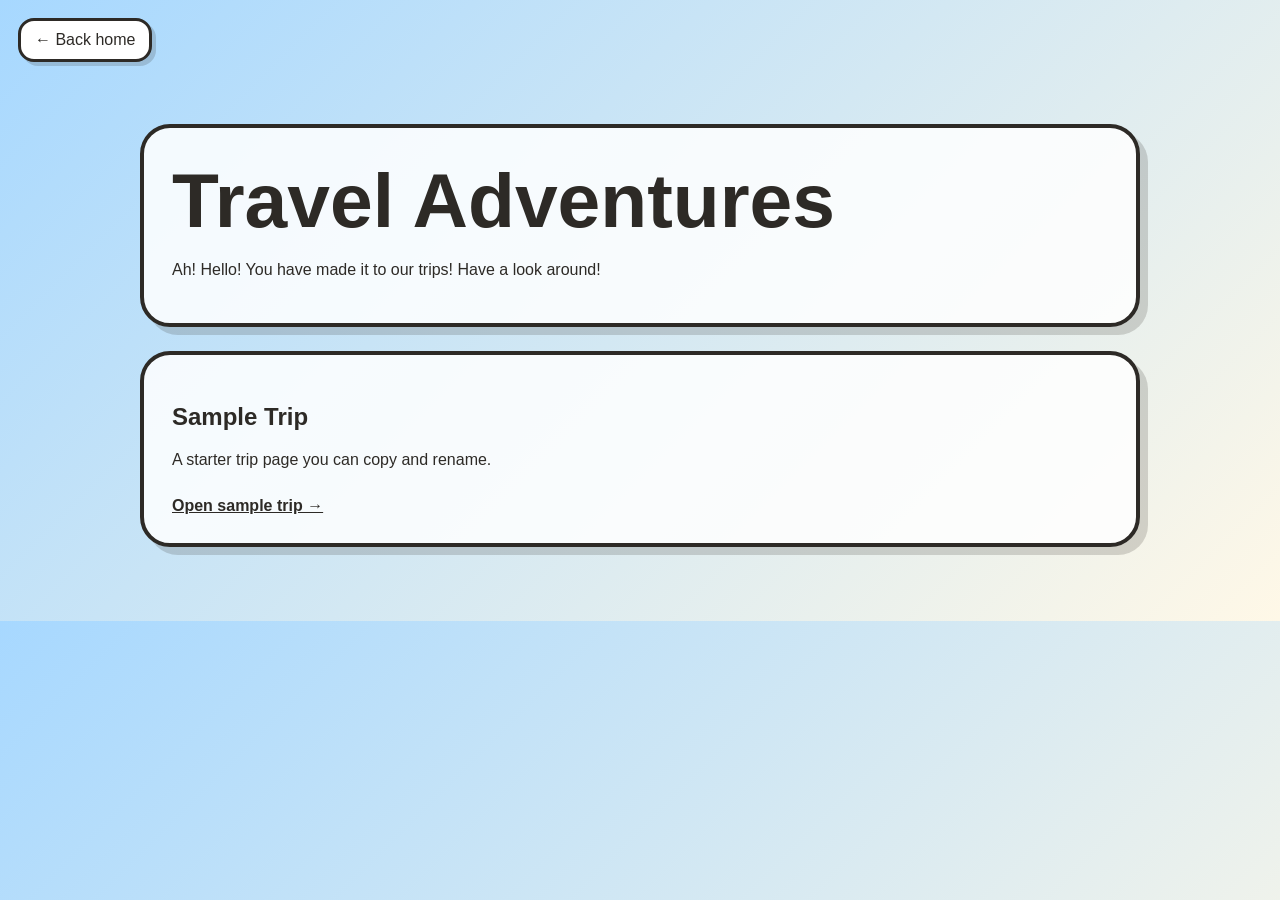
<file: travel/index.html>
<!DOCTYPE html>
<html lang="en">
<head>
  <meta charset="UTF-8" />
  <meta name="viewport" content="width=device-width, initial-scale=1.0" />
  <title>Mittal Travels</title>
  <link rel="stylesheet" href="travel.css" />
</head>
<body>
  <a class="back-link" href="../index.html">← Back home</a>

  <main>
    <section class="travel-hero">
      <h1>Travel Adventures</h1>
      <p>
        Ah! Hello! You have made it to our trips! Have a look around!
      </p>
    </section>

    <section class="trip-list">
      <article class="trip-card">
        <h2>Sample Trip</h2>
        <p>A starter trip page you can copy and rename.</p>
        <a href="sample-trip/index.html">Open sample trip →</a>
      </article>
    </section>
  </main>
</body>
</html>
</file>
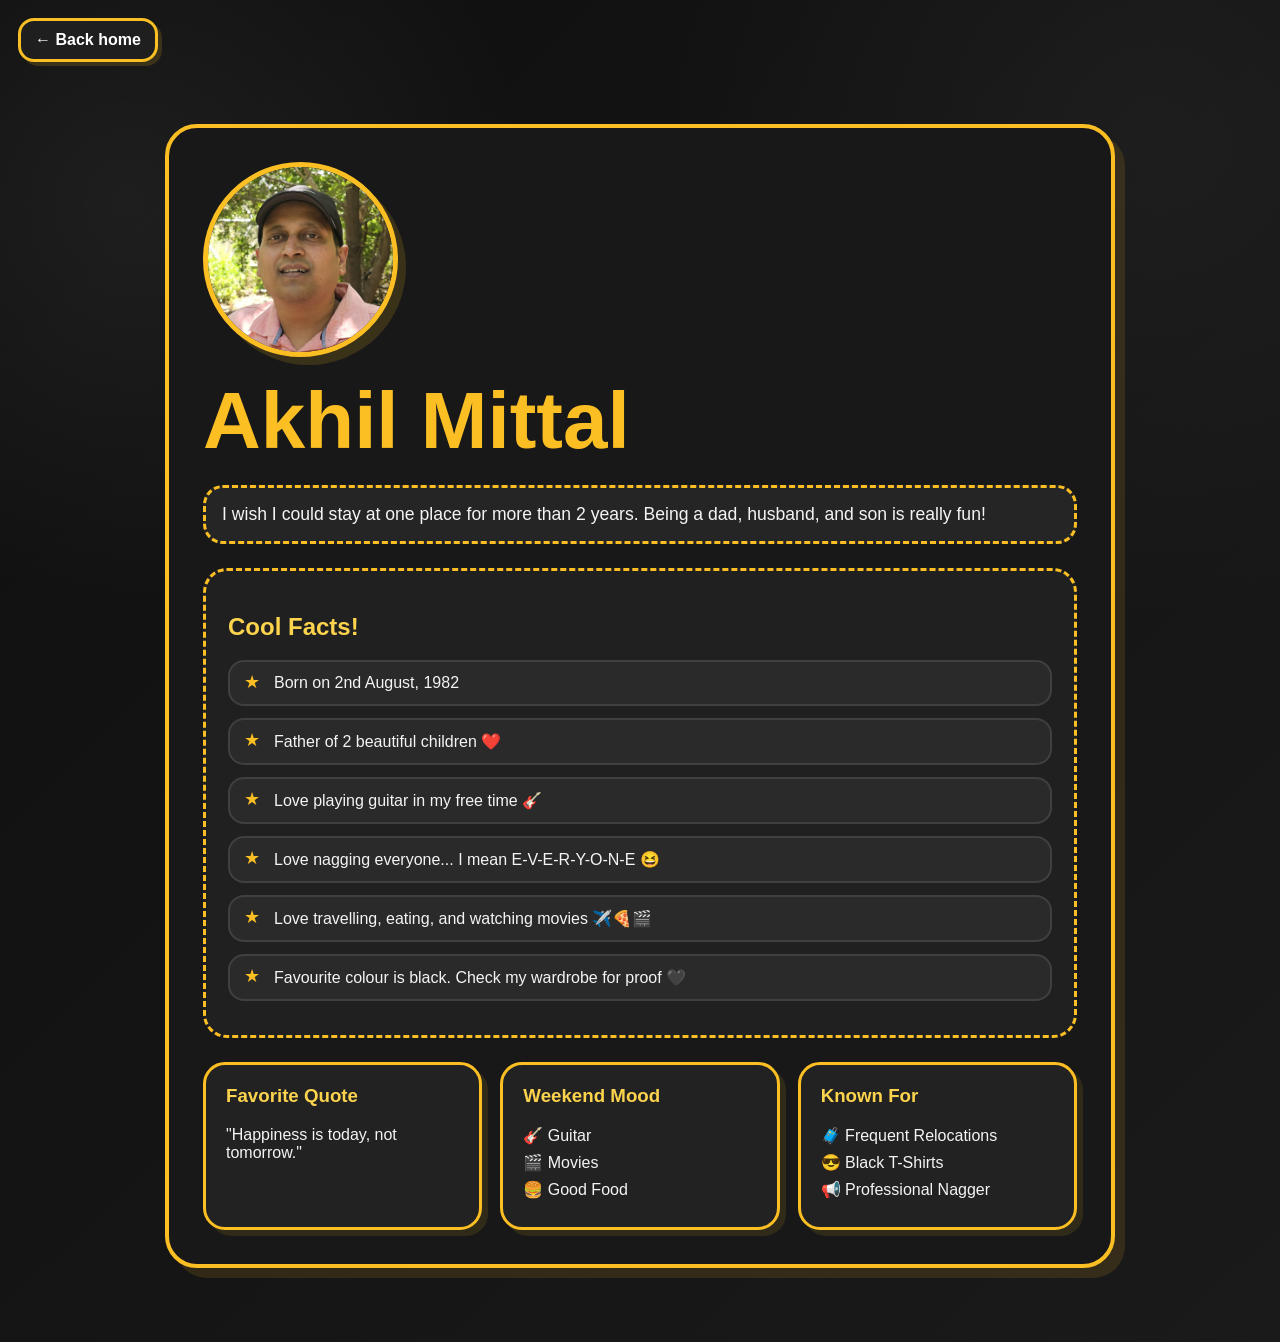
<file: family/akhil/index.html>
<!DOCTYPE html>
<html lang="en">
<head>
  <meta charset="UTF-8" />
  <meta name="viewport" content="width=device-width, initial-scale=1.0" />
  <title>Akhil Mittal</title>
  <link rel="stylesheet" href="style.css" />
</head>
<body>

  <a class="back-link" href="../../index.html">← Back home</a>

  <main class="person-page">
    <section class="person-hero">

      <img
        src="../../assets/images/20260329_132729.jpg"
        alt="Akhil Mittal"
        class="profile-pic"
      />

      <h1>Akhil Mittal</h1>

      <p class="intro">
        I wish I could stay at one place for more than 2 years.
        Being a dad, husband, and son is really fun!
      </p>

      <div class="customize-box">
        <h2>Cool Facts!</h2>

        <ul class="cool-list">
          <li>Born on 2nd August, 1982</li>
          <li>Father of 2 beautiful children ❤️</li>
          <li>Love playing guitar in my free time 🎸</li>
          <li>Love nagging everyone... I mean E-V-E-R-Y-O-N-E 😆</li>
          <li>Love travelling, eating, and watching movies ✈️🍕🎬</li>
          <li>Favourite colour is black. Check my wardrobe for proof 🖤</li>
        </ul>
      </div>

      <div class="mini-grid">

        <article class="mini-card">
          <h3>Favorite Quote</h3>
          <p>"Happiness is today, not tomorrow."</p>
        </article>

        <article class="mini-card">
          <h3>Weekend Mood</h3>
          <p>🎸 Guitar</p>
          <p>🎬 Movies</p>
          <p>🍔 Good Food</p>
        </article>

        <article class="mini-card">
          <h3>Known For</h3>
          <p>🧳 Frequent Relocations</p>
          <p>😎 Black T-Shirts</p>
          <p>📢 Professional Nagger</p>
        </article>

      </div>

    </section>
  </main>

</body>
</html>
</file>
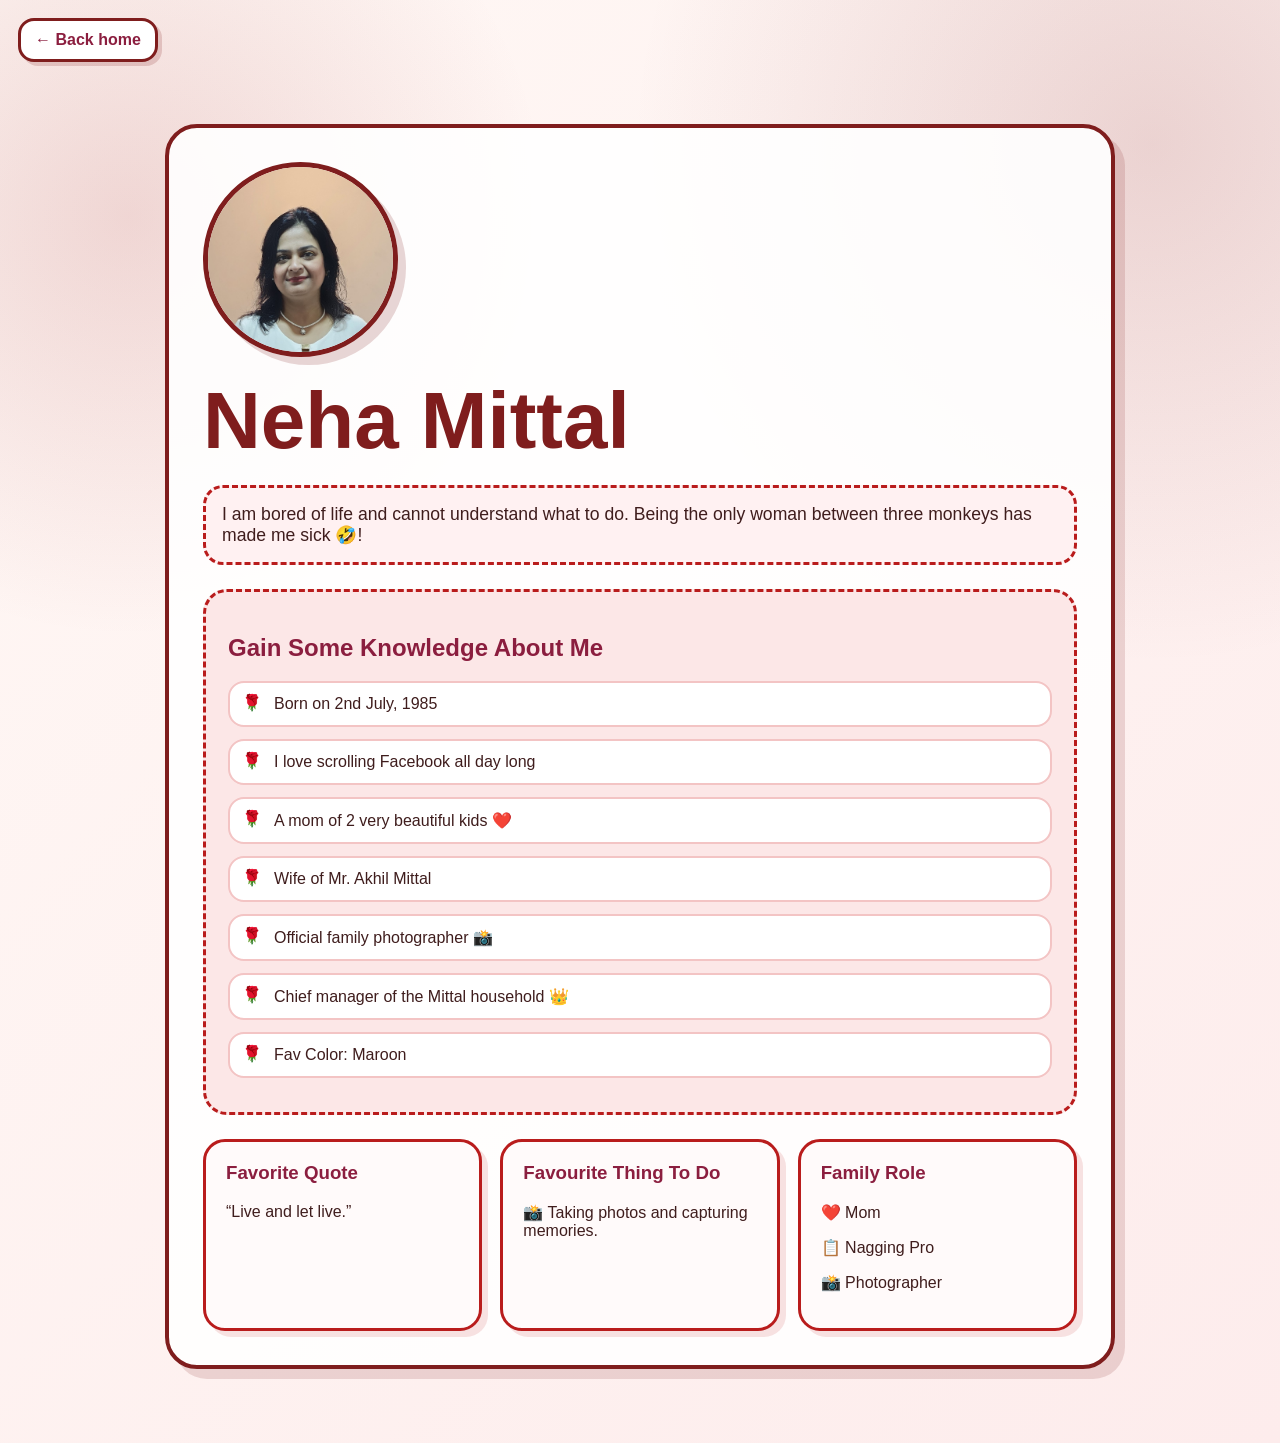
<file: family/neha/index.html>
<!DOCTYPE html>
<html lang="en">
<head>
  <meta charset="UTF-8" />
  <meta name="viewport" content="width=device-width, initial-scale=1.0" />
  <title>Neha Mittal</title>
  <link rel="stylesheet" href="style.css" />
</head>
<body>

  <a class="back-link" href="../../index.html">← Back home</a>

  <main class="person-page">
    <section class="person-hero">

      <img
        src="../../assets/images/20260327_090411.jpg"
        alt="Neha Mittal"
        class="profile-pic"
      />

      <h1>Neha Mittal</h1>

      <p class="intro">
        I am bored of life and cannot understand what to do.
        Being the only woman between three monkeys has made me sick 🤣!
      </p>

      <div class="customize-box">
        <h2>Gain Some Knowledge About Me</h2>

        <ul class="cool-list">
          <li>Born on 2nd July, 1985</li>
          <li>I love scrolling Facebook all day long</li>
          <li>A mom of 2 very beautiful kids ❤️</li>
          <li>Wife of Mr. Akhil Mittal</li>
          <li>Official family photographer 📸</li>
          <li>Chief manager of the Mittal household 👑</li>
          <li>Fav Color: Maroon</li>
        </ul>
      </div>

      <div class="mini-grid">

        <article class="mini-card">
          <h3>Favorite Quote</h3>
          <p>“Live and let live.”</p>
        </article>

        <article class="mini-card">
          <h3>Favourite Thing To Do</h3>
          <p>📸 Taking photos and capturing memories.</p>
        </article>

        <article class="mini-card">
          <h3>Family Role</h3>
          <p>❤️ Mom</p>
          <p>📋 Nagging Pro</p>
          <p>📸 Photographer</p>
        </article>

      </div>

    </section>
  </main>

</body>
</html>
</file>
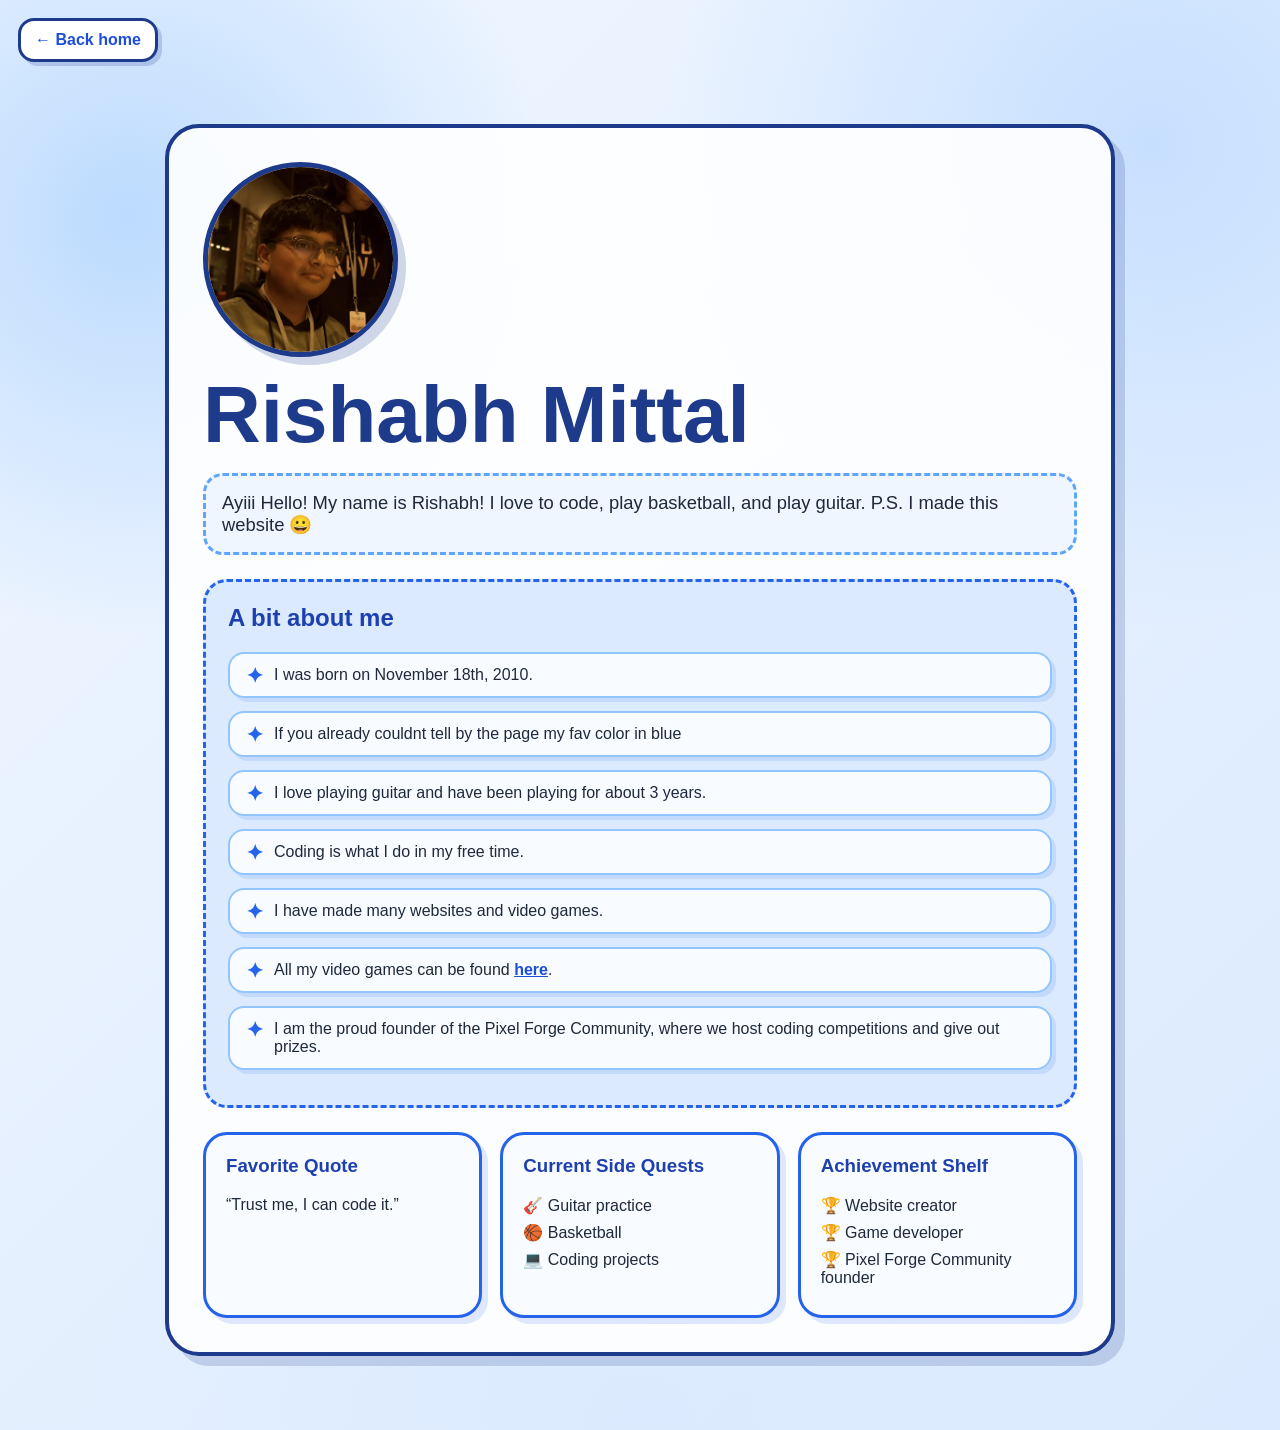
<file: family/rishabh/index.html>
<!DOCTYPE html>
<html lang="en">
<head>
  <meta charset="UTF-8" />
  <meta name="viewport" content="width=device-width, initial-scale=1.0" />
  <title>Rishabh Mittal</title>
  <link rel="stylesheet" href="style.css" />
</head>
<body>
  <a class="back-link" href="../../index.html">← Back home</a>

  <main class="person-page">
    <section class="person-hero">
      <img
        src="../../assets/images/imagepfp.jpeg"
        alt="Rishabh Mittal"
        class="profile-pic"
      />

      <h1>Rishabh Mittal</h1>

      <p class="intro">
        Ayiii Hello! My name is Rishabh! I love to code, play basketball, and play guitar.
        P.S. I made this website 😀
      </p>

      <div class="customize-box">
        <h2>A bit about me</h2>

        <ul class="cool-list">
          <li>I was born on November 18th, 2010.</li>
          <li>If you already couldnt tell by the page my fav color in blue</li>
          <li>I love playing guitar and have been playing for about 3 years.</li>
          <li>Coding is what I do in my free time.</li>
          <li>I have made many websites and video games.</li>
          <li>
            All my video games can be found
            <a href="https://rish497.itch.io/" target="_blank">here</a>.
          </li>
          <li>
            I am the proud founder of the Pixel Forge Community, where we host
            coding competitions and give out prizes.
          </li>
        </ul>
      </div>

      <div class="mini-grid">
        <article class="mini-card">
          <h3>Favorite Quote</h3>
          <p>“Trust me, I can code it.”</p>
        </article>

        <article class="mini-card">
          <h3>Current Side Quests</h3>
          <p>🎸 Guitar practice</p>
          <p>🏀 Basketball</p>
          <p>💻 Coding projects</p>
        </article>

        <article class="mini-card">
          <h3>Achievement Shelf</h3>
          <p>🏆 Website creator</p>
          <p>🏆 Game developer</p>
          <p>🏆 Pixel Forge Community founder</p>
        </article>
      </div>
    </section>
  </main>
</body>
</html>
</file>
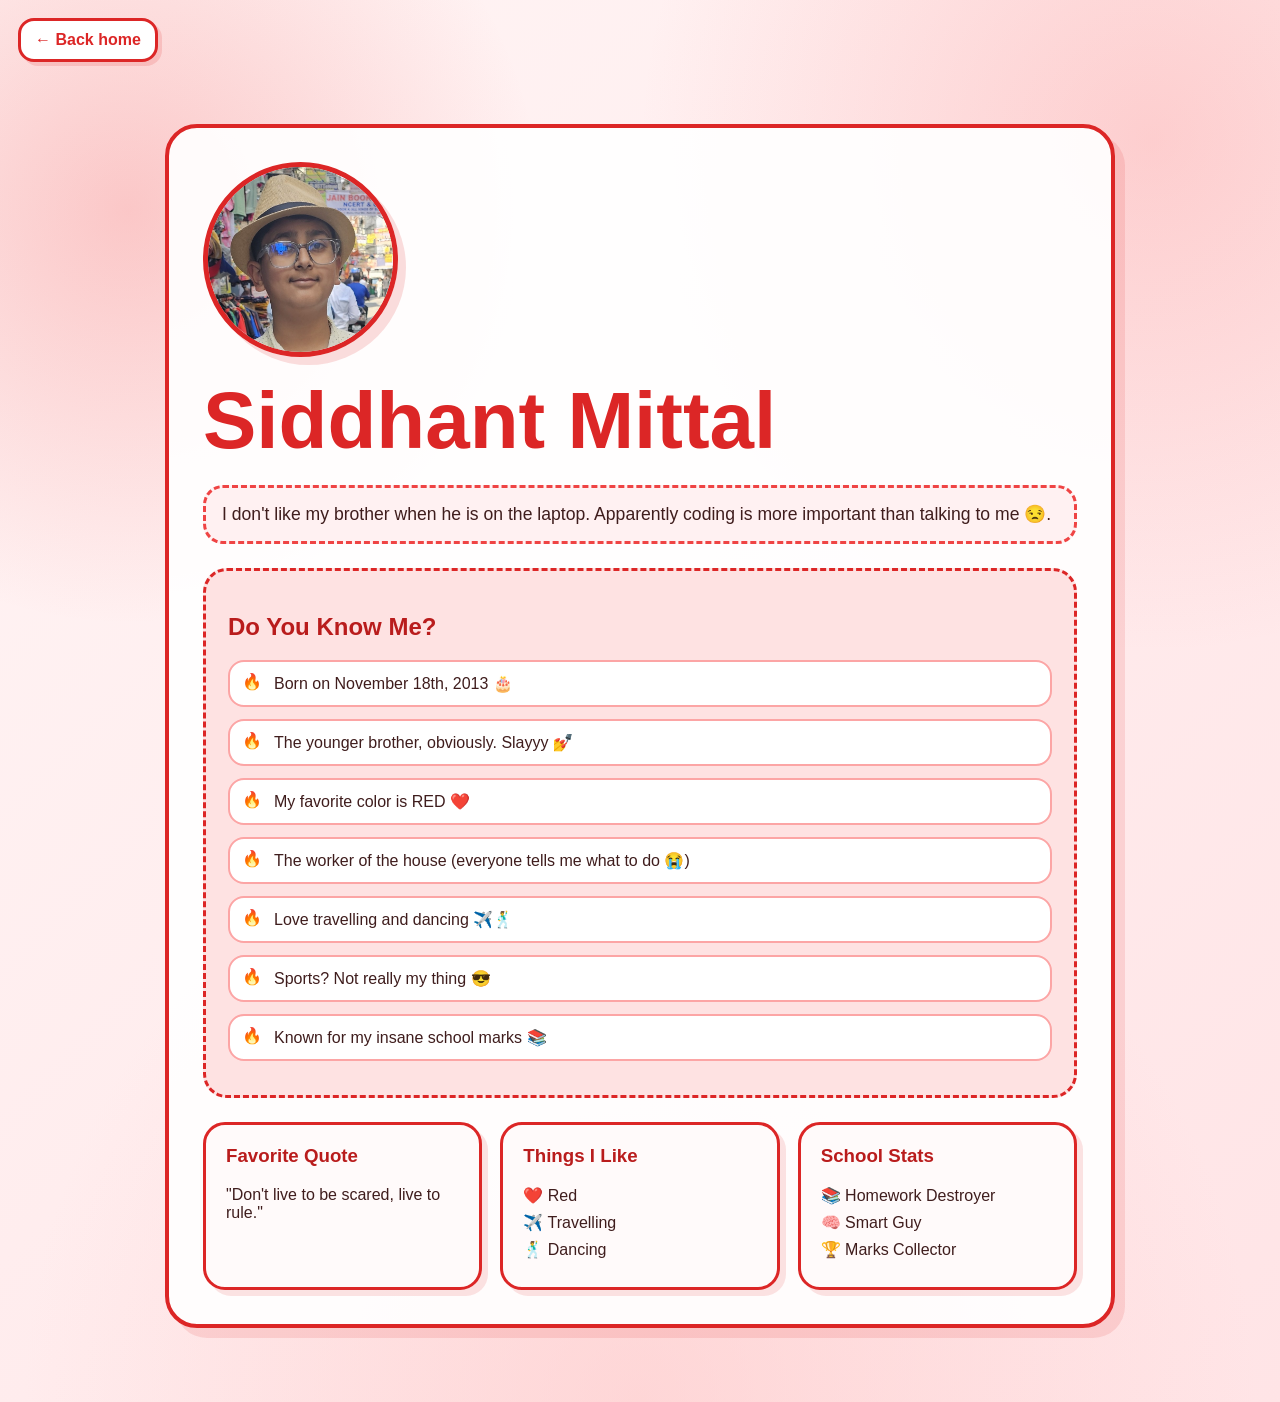
<file: family/siddhant/index.html>
<!DOCTYPE html>
<html lang="en">
<head>
  <meta charset="UTF-8" />
  <meta name="viewport" content="width=device-width, initial-scale=1.0" />
  <title>Siddhant Mittal</title>
  <link rel="stylesheet" href="style.css" />
</head>
<body>

  <a class="back-link" href="../../index.html">← Back home</a>

  <main class="person-page">
    <section class="person-hero">

      <img
        src="../../assets/images/20260405_144058.jpg"
        alt="Siddhant Mittal"
        class="profile-pic"
      />

      <h1>Siddhant Mittal</h1>

      <p class="intro">
        I don't like my brother when he is on the laptop.
        Apparently coding is more important than talking to me 😒.
      </p>

      <div class="customize-box">
        <h2>Do You Know Me?</h2>

        <ul class="cool-list">
          <li>Born on November 18th, 2013 🎂</li>
          <li>The younger brother, obviously. Slayyy 💅</li>
          <li>My favorite color is RED ❤️</li>
          <li>The worker of the house (everyone tells me what to do 😭)</li>
          <li>Love travelling and dancing ✈️🕺</li>
          <li>Sports? Not really my thing 😎</li>
          <li>Known for my insane school marks 📚</li>
        </ul>
      </div>

      <div class="mini-grid">

        <article class="mini-card">
          <h3>Favorite Quote</h3>
          <p>"Don't live to be scared, live to rule."</p>
        </article>

        <article class="mini-card">
          <h3>Things I Like</h3>
          <p>❤️ Red</p>
          <p>✈️ Travelling</p>
          <p>🕺 Dancing</p>
        </article>

        <article class="mini-card">
          <h3>School Stats</h3>
          <p>📚 Homework Destroyer</p>
          <p>🧠 Smart Guy</p>
          <p>🏆 Marks Collector</p>
        </article>

      </div>

    </section>
  </main>

</body>
</html>
</file>
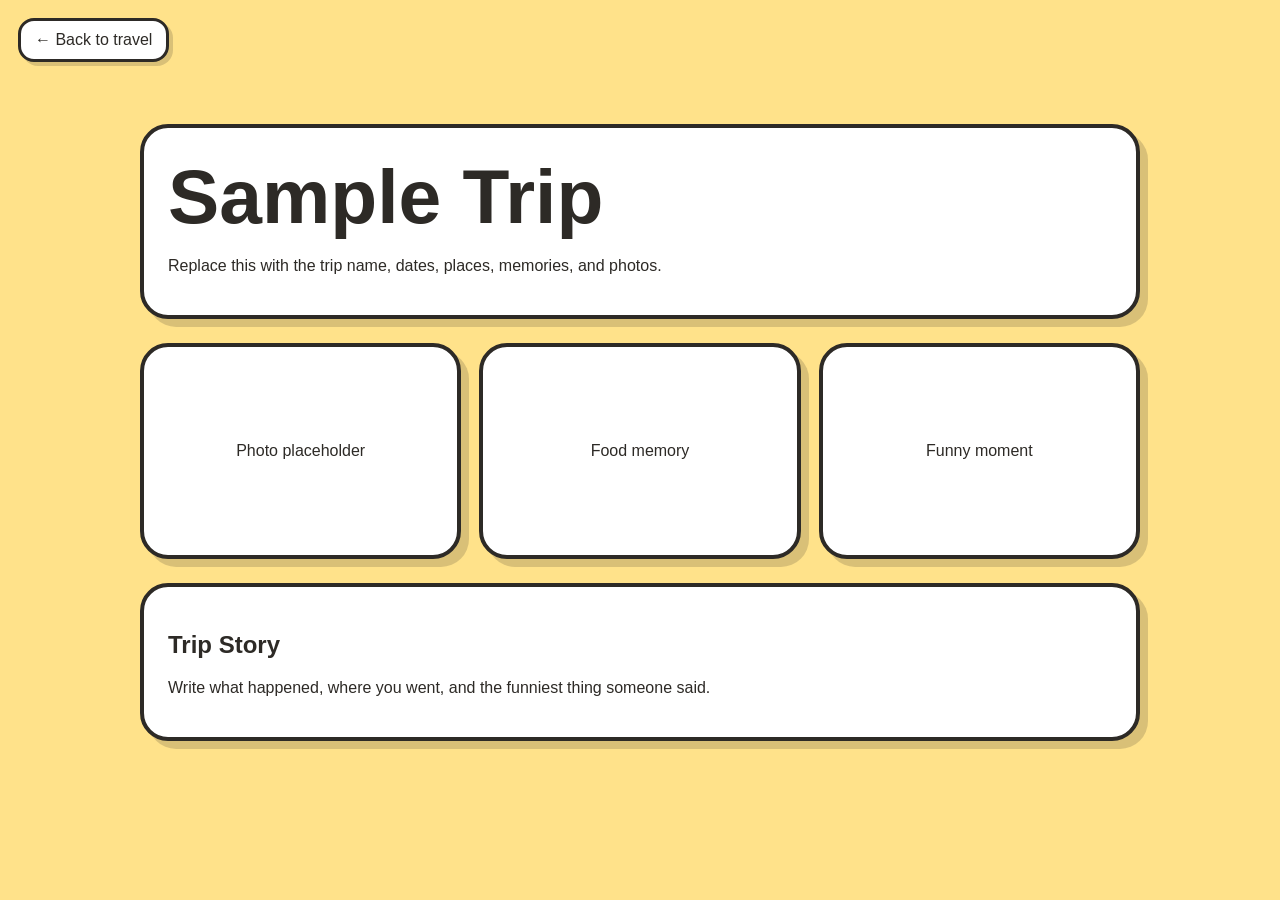
<file: travel/sample-trip/index.html>
<!DOCTYPE html>
<html lang="en">
<head>
  <meta charset="UTF-8" />
  <meta name="viewport" content="width=device-width, initial-scale=1.0" />
  <title>Sample Trip</title>
  <link rel="stylesheet" href="style.css" />
</head>
<body>
  <a class="back-link" href="../index.html">← Back to travel</a>

  <main class="trip-page">
    <section class="trip-hero">
      <h1>Sample Trip</h1>
      <p>Replace this with the trip name, dates, places, memories, and photos.</p>
    </section>

    <section class="photo-row">
      <div>Photo placeholder</div>
      <div>Food memory</div>
      <div>Funny moment</div>
    </section>

    <section class="story">
      <h2>Trip Story</h2>
      <p>Write what happened, where you went, and the funniest thing someone said.</p>
    </section>
  </main>
</body>
</html>
</file>
<file: travel/travel.css>
body {
  margin: 0;
  font-family: "Comic Sans MS", "Trebuchet MS", cursive, sans-serif;
  background: linear-gradient(135deg, #a7d8ff, #fff8e7);
  color: #2d2a26;
}

.back-link {
  display: inline-block;
  margin: 18px;
  padding: 10px 14px;
  border: 3px solid #2d2a26;
  border-radius: 16px;
  background: white;
  text-decoration: none;
  color: inherit;
  box-shadow: 4px 4px 0 rgba(45, 42, 38, 0.18);
}

main {
  max-width: 1000px;
  margin: 20px auto 50px;
  padding: 24px;
}

.travel-hero,
.trip-card {
  background: rgba(255, 255, 255, 0.85);
  border: 4px solid #2d2a26;
  border-radius: 30px;
  padding: 28px;
  box-shadow: 8px 8px 0 rgba(45, 42, 38, 0.18);
}

h1 {
  font-size: clamp(2.5rem, 6vw, 5rem);
  margin: 0 0 14px;
}

.trip-list {
  margin-top: 24px;
}

.trip-card a {
  display: inline-block;
  margin-top: 12px;
  color: inherit;
  font-weight: bold;
}
</file>
<file: family/akhil/style.css>
body {
  margin: 0;
  font-family: "Comic Sans MS", "Trebuchet MS", cursive, sans-serif;

  background:
    radial-gradient(circle at 10% 15%, rgba(255,255,255,0.06), transparent 25%),
    radial-gradient(circle at 90% 10%, rgba(255,255,255,0.04), transparent 30%),
    linear-gradient(135deg, #0f0f0f, #1a1a1a);

  color: #f3f4f6;
}

a {
  color: #fbbf24;
  font-weight: bold;
}

.back-link {
  display: inline-block;
  margin: 18px;
  padding: 10px 14px;
  border: 3px solid #fbbf24;
  border-radius: 16px;
  background: #1f1f1f;
  color: white;
  text-decoration: none;
  box-shadow: 4px 4px 0 rgba(251, 191, 36, 0.15);
  transition: 0.2s;
}

.back-link:hover {
  transform: translateY(-3px);
}

.person-page {
  max-width: 950px;
  margin: 20px auto 50px;
  padding: 24px;
}

.person-hero {
  background: #181818;
  border: 4px solid #fbbf24;
  border-radius: 32px;
  padding: 34px;
  box-shadow: 10px 10px 0 rgba(251, 191, 36, 0.12);
}

.profile-pic {
  width: 185px;
  height: 185px;
  object-fit: cover;
  border-radius: 50%;
  border: 5px solid #fbbf24;
  box-shadow: 8px 8px 0 rgba(251, 191, 36, 0.15);
  display: block;
  margin-bottom: 18px;
}

h1 {
  font-size: clamp(2.5rem, 7vw, 5rem);
  margin: 0 0 12px;
  color: #fbbf24;
}

h2 {
  color: #fcd34d;
}

.intro {
  background: #252525;
  border: 3px dashed #fbbf24;
  border-radius: 20px;
  padding: 16px;
  font-size: 1.1rem;
}

.customize-box {
  margin-top: 24px;
  padding: 22px;
  background: #202020;
  border: 3px dashed #fbbf24;
  border-radius: 24px;
}

.cool-list {
  list-style: none;
  padding: 0;
  margin: 0;
}

.cool-list li {
  position: relative;
  padding: 12px 14px 12px 44px;
  margin: 12px 0;
  background: #2a2a2a;
  border-radius: 16px;
  border: 2px solid #404040;
}

.cool-list li::before {
  content: "★";
  position: absolute;
  left: 14px;
  top: 10px;
  color: #fbbf24;
  font-size: 1.1rem;
}

.mini-grid {
  display: grid;
  grid-template-columns: repeat(3, 1fr);
  gap: 18px;
  margin-top: 24px;
}

.mini-card {
  background: #222;
  border: 3px solid #fbbf24;
  border-radius: 22px;
  padding: 20px;
  box-shadow: 6px 6px 0 rgba(251, 191, 36, 0.1);
  transition: 0.2s;
}

.mini-card:hover {
  transform: translateY(-5px);
}

.mini-card h3 {
  color: #fcd34d;
  margin-top: 0;
}

.mini-card p {
  margin: 8px 0;
}

@media (max-width: 750px) {
  .mini-grid {
    grid-template-columns: 1fr;
  }

  .profile-pic {
    width: 150px;
    height: 150px;
  }
}
</file>
<file: family/neha/style.css>
body {
  margin: 0;
  font-family: "Comic Sans MS", "Trebuchet MS", cursive, sans-serif;
  background:
    radial-gradient(circle at 10% 15%, rgba(153, 27, 27, 0.15), transparent 25%),
    radial-gradient(circle at 90% 10%, rgba(127, 29, 29, 0.15), transparent 30%),
    linear-gradient(135deg, #fff8f5, #fdecec);

  color: #3f1d1d;
}

a {
  color: #8b1e3f;
  font-weight: bold;
}

.back-link {
  display: inline-block;
  margin: 18px;
  padding: 10px 14px;
  border: 3px solid #7f1d1d;
  border-radius: 16px;
  background: white;
  text-decoration: none;
  box-shadow: 4px 4px 0 rgba(127, 29, 29, 0.18);
  transition: 0.2s;
}

.back-link:hover {
  transform: translateY(-3px);
}

.person-page {
  max-width: 950px;
  margin: 20px auto 50px;
  padding: 24px;
}

.person-hero {
  border: 4px solid #7f1d1d;
  border-radius: 32px;
  background: rgba(255, 255, 255, 0.9);
  padding: 34px;
  box-shadow: 10px 10px 0 rgba(127, 29, 29, 0.15);
}

.profile-pic {
  width: 185px;
  height: 185px;
  object-fit: cover;
  border-radius: 50%;
  border: 5px solid #7f1d1d;
  box-shadow: 8px 8px 0 rgba(127, 29, 29, 0.18);
  display: block;
  margin-bottom: 18px;
}

h1 {
  font-size: clamp(2.5rem, 7vw, 5rem);
  margin: 0 0 12px;
  color: #7f1d1d;
}

h2 {
  color: #8b1e3f;
}

.intro {
  background: #fff1f2;
  border: 3px dashed #b91c1c;
  border-radius: 20px;
  padding: 16px;
  font-size: 1.1rem;
}

.customize-box {
  margin-top: 24px;
  padding: 22px;
  background: #fce7e7;
  border: 3px dashed #b91c1c;
  border-radius: 24px;
}

.cool-list {
  list-style: none;
  padding: 0;
  margin: 0;
}

.cool-list li {
  position: relative;
  padding: 12px 14px 12px 44px;
  margin: 12px 0;
  background: white;
  border-radius: 16px;
  border: 2px solid #f3c4c4;
}

.cool-list li::before {
  content: "🌹";
  position: absolute;
  left: 12px;
  top: 10px;
}

.mini-grid {
  display: grid;
  grid-template-columns: repeat(3, 1fr);
  gap: 18px;
  margin-top: 24px;
}

.mini-card {
  background: #fffafa;
  border: 3px solid #b91c1c;
  border-radius: 22px;
  padding: 20px;
  box-shadow: 6px 6px 0 rgba(185, 28, 28, 0.12);
  transition: 0.2s;
}

.mini-card:hover {
  transform: translateY(-5px) rotate(-1deg);
}

.mini-card h3 {
  color: #8b1e3f;
  margin-top: 0;
}

@media (max-width: 750px) {
  .mini-grid {
    grid-template-columns: 1fr;
  }

  .profile-pic {
    width: 150px;
    height: 150px;
  }
}
</file>
<file: family/rishabh/style.css>
body {
  margin: 0;
  font-family: "Comic Sans MS", "Trebuchet MS", cursive, sans-serif;
  background:
    radial-gradient(circle at 10% 15%, rgba(147, 197, 253, 0.55), transparent 25%),
    radial-gradient(circle at 90% 10%, rgba(191, 219, 254, 0.8), transparent 28%),
    radial-gradient(circle at 50% 100%, rgba(219, 234, 254, 0.9), transparent 35%),
    linear-gradient(135deg, #eff6ff, #dbeafe);
  color: #1e293b;
}

a {
  color: #1d4ed8;
  font-weight: bold;
}

.back-link {
  display: inline-block;
  margin: 18px;
  padding: 10px 14px;
  border: 3px solid #1e3a8a;
  border-radius: 16px;
  background: white;
  text-decoration: none;
  box-shadow: 4px 4px 0 rgba(30, 58, 138, 0.2);
  transition: 0.2s;
}

.back-link:hover {
  transform: translateY(-3px) rotate(-1deg);
}

.person-page {
  max-width: 950px;
  margin: 20px auto 50px;
  padding: 24px;
}

.person-hero {
  border: 4px solid #1e3a8a;
  border-radius: 34px;
  background: rgba(255, 255, 255, 0.9);
  box-shadow: 10px 10px 0 rgba(30, 58, 138, 0.18);
  padding: 34px;
}

.profile-pic {
  width: 185px;
  height: 185px;
  object-fit: cover;
  border-radius: 50%;
  border: 5px solid #1e3a8a;
  box-shadow: 8px 8px 0 rgba(30, 58, 138, 0.2);
  display: block;
  margin-bottom: 18px;
  background: #dbeafe;
}

h1 {
  font-size: clamp(2.5rem, 7vw, 5rem);
  margin: 0 0 12px;
  color: #1e3a8a;
  line-height: 1;
}

h2 {
  margin-top: 0;
  color: #1e40af;
}

.intro {
  font-size: 1.15rem;
  background: #eff6ff;
  border: 3px dashed #60a5fa;
  border-radius: 20px;
  padding: 16px;
}

.customize-box {
  margin-top: 24px;
  padding: 22px;
  background: #dbeafe;
  border: 3px dashed #2563eb;
  border-radius: 24px;
}

.cool-list {
  list-style: none;
  padding: 0;
  margin: 0;
}

.cool-list li {
  position: relative;
  margin: 13px 0;
  padding: 12px 14px 12px 44px;
  background: rgba(255, 255, 255, 0.8);
  border: 2px solid #93c5fd;
  border-radius: 16px;
  box-shadow: 4px 4px 0 rgba(37, 99, 235, 0.12);
}

.cool-list li::before {
  content: "✦";
  position: absolute;
  left: 16px;
  top: 10px;
  color: #2563eb;
  font-size: 1.3rem;
  font-weight: bold;
}

.mini-grid {
  display: grid;
  grid-template-columns: repeat(3, 1fr);
  gap: 18px;
  margin-top: 24px;
}

.mini-card {
  border: 3px solid #2563eb;
  border-radius: 24px;
  background: #f8fbff;
  padding: 20px;
  box-shadow: 6px 6px 0 rgba(37, 99, 235, 0.14);
  transition: 0.2s;
}

.mini-card:hover {
  transform: translateY(-5px) rotate(-1deg);
}

.mini-card h3 {
  margin-top: 0;
  color: #1e40af;
}

.mini-card p {
  margin: 8px 0;
}

@media (max-width: 750px) {
  .person-hero {
    padding: 24px;
  }

  .mini-grid {
    grid-template-columns: 1fr;
  }

  .profile-pic {
    width: 155px;
    height: 155px;
  }
}
</file>
<file: family/siddhant/style.css>
body {
  margin: 0;
  font-family: "Comic Sans MS", "Trebuchet MS", cursive, sans-serif;

  background:
    radial-gradient(circle at 10% 15%, rgba(239, 68, 68, 0.25), transparent 25%),
    radial-gradient(circle at 90% 10%, rgba(248, 113, 113, 0.25), transparent 30%),
    radial-gradient(circle at 50% 100%, rgba(254, 202, 202, 0.6), transparent 40%),
    linear-gradient(135deg, #fff5f5, #ffe4e6);

  color: #3f1d1d;
}

a {
  color: #dc2626;
  font-weight: bold;
}

.back-link {
  display: inline-block;
  margin: 18px;
  padding: 10px 14px;
  border: 3px solid #dc2626;
  border-radius: 16px;
  background: white;
  text-decoration: none;
  box-shadow: 4px 4px 0 rgba(220, 38, 38, 0.15);
  transition: 0.2s;
}

.back-link:hover {
  transform: translateY(-3px) rotate(-1deg);
}

.person-page {
  max-width: 950px;
  margin: 20px auto 50px;
  padding: 24px;
}

.person-hero {
  border: 4px solid #dc2626;
  border-radius: 32px;
  background: rgba(255, 255, 255, 0.92);
  padding: 34px;
  box-shadow: 10px 10px 0 rgba(220, 38, 38, 0.12);
}

.profile-pic {
  width: 185px;
  height: 185px;
  object-fit: cover;
  border-radius: 50%;
  border: 5px solid #dc2626;
  box-shadow: 8px 8px 0 rgba(220, 38, 38, 0.15);
  display: block;
  margin-bottom: 18px;
}

h1 {
  font-size: clamp(2.5rem, 7vw, 5rem);
  margin: 0 0 12px;
  color: #dc2626;
}

h2 {
  color: #b91c1c;
}

.intro {
  background: #fff1f2;
  border: 3px dashed #ef4444;
  border-radius: 20px;
  padding: 16px;
  font-size: 1.1rem;
}

.customize-box {
  margin-top: 24px;
  padding: 22px;
  background: #fee2e2;
  border: 3px dashed #dc2626;
  border-radius: 24px;
}

.cool-list {
  list-style: none;
  padding: 0;
  margin: 0;
}

.cool-list li {
  position: relative;
  padding: 12px 14px 12px 44px;
  margin: 12px 0;
  background: white;
  border-radius: 16px;
  border: 2px solid #fca5a5;
}

.cool-list li::before {
  content: "🔥";
  position: absolute;
  left: 12px;
  top: 10px;
}

.mini-grid {
  display: grid;
  grid-template-columns: repeat(3, 1fr);
  gap: 18px;
  margin-top: 24px;
}

.mini-card {
  background: #fffafa;
  border: 3px solid #dc2626;
  border-radius: 22px;
  padding: 20px;
  box-shadow: 6px 6px 0 rgba(220, 38, 38, 0.12);
  transition: 0.2s;
}

.mini-card:hover {
  transform: translateY(-5px) rotate(-1deg);
}

.mini-card h3 {
  color: #b91c1c;
  margin-top: 0;
}

.mini-card p {
  margin: 8px 0;
}

@media (max-width: 750px) {
  .mini-grid {
    grid-template-columns: 1fr;
  }

  .profile-pic {
    width: 150px;
    height: 150px;
  }
}
</file>
<file: travel/sample-trip/style.css>
body {
  margin: 0;
  font-family: "Comic Sans MS", "Trebuchet MS", cursive, sans-serif;
  background: #ffe28a;
  color: #2d2a26;
}

.back-link {
  display: inline-block;
  margin: 18px;
  padding: 10px 14px;
  border: 3px solid #2d2a26;
  border-radius: 16px;
  background: white;
  text-decoration: none;
  color: inherit;
  box-shadow: 4px 4px 0 rgba(45, 42, 38, 0.18);
}

.trip-page {
  max-width: 1000px;
  margin: 20px auto 50px;
  padding: 24px;
}

.trip-hero,
.story,
.photo-row div {
  background: white;
  border: 4px solid #2d2a26;
  border-radius: 28px;
  box-shadow: 8px 8px 0 rgba(45, 42, 38, 0.18);
  padding: 24px;
}

h1 {
  font-size: clamp(2.5rem, 6vw, 5rem);
  margin: 0 0 12px;
}

.photo-row {
  display: grid;
  grid-template-columns: repeat(3, 1fr);
  gap: 18px;
  margin: 24px 0;
}

.photo-row div {
  min-height: 160px;
  display: grid;
  place-items: center;
  text-align: center;
}

@media (max-width: 750px) {
  .photo-row {
    grid-template-columns: 1fr;
  }
}
</file>
